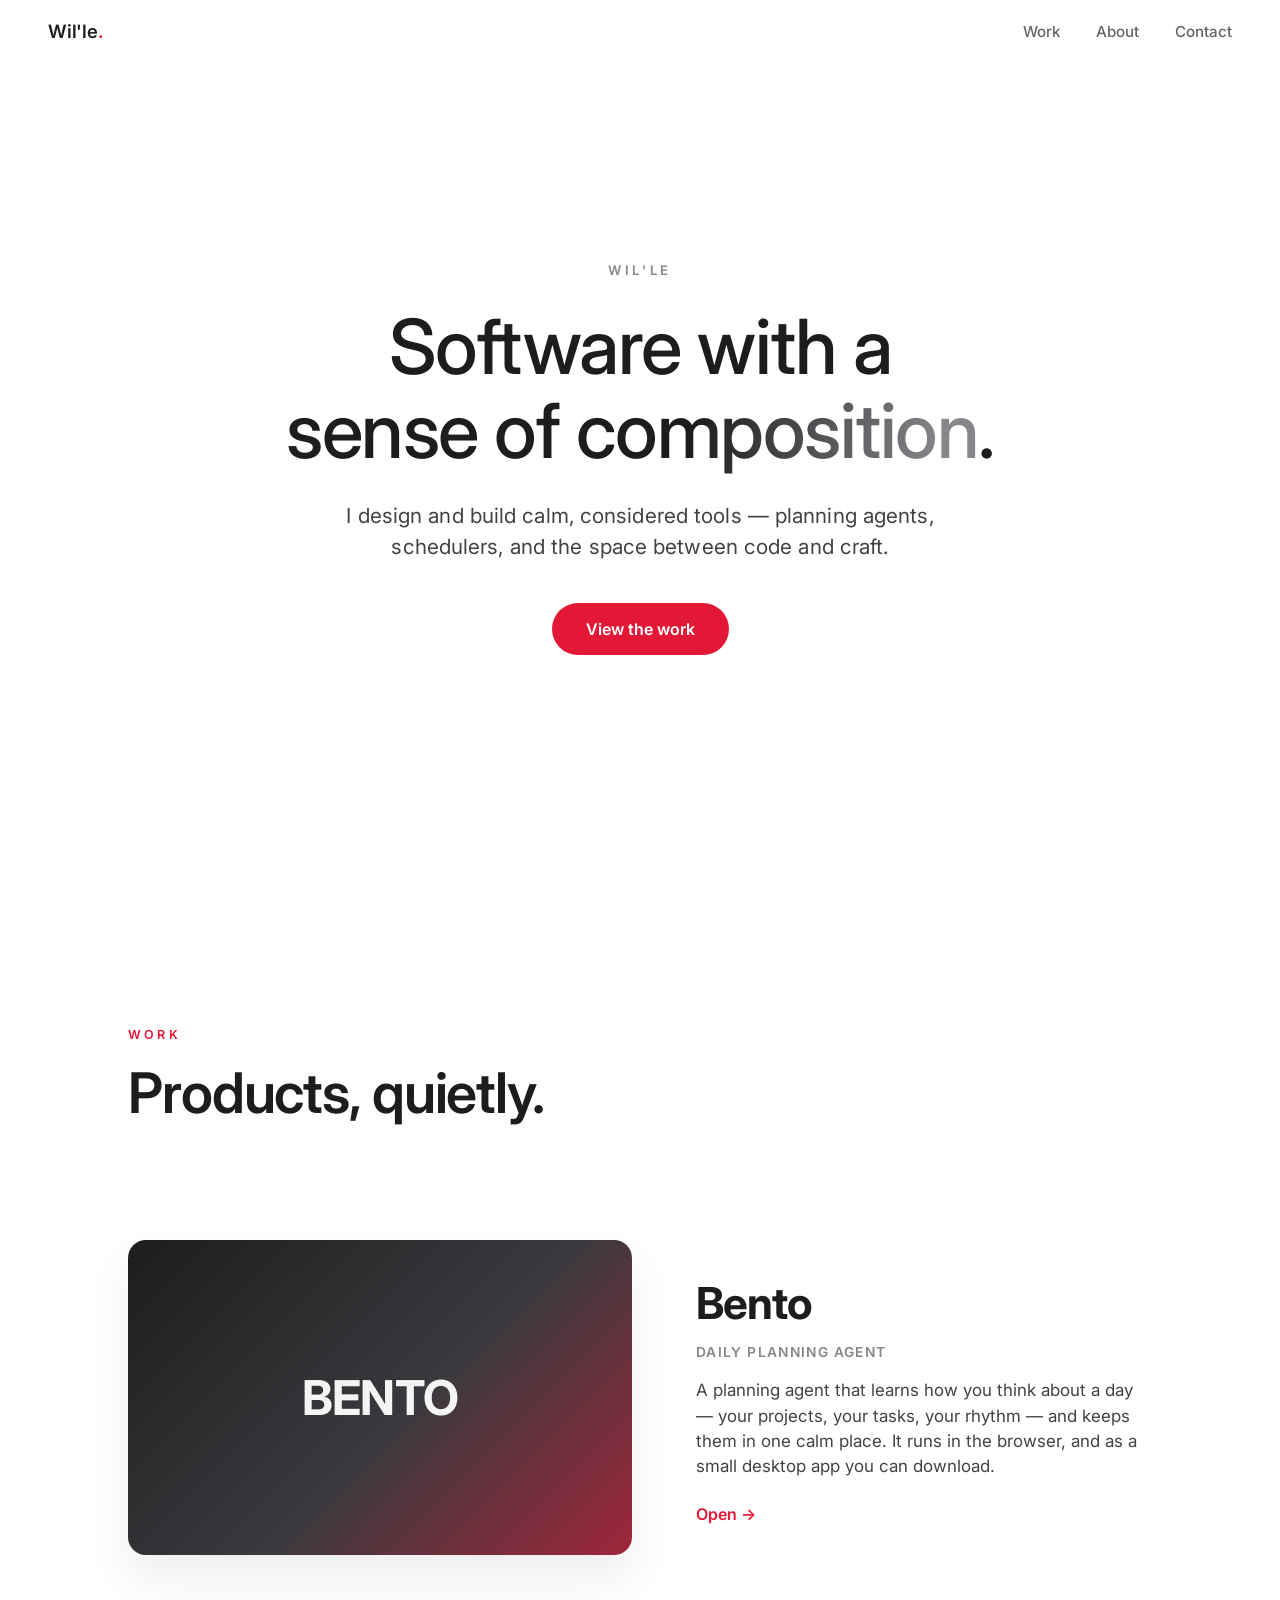
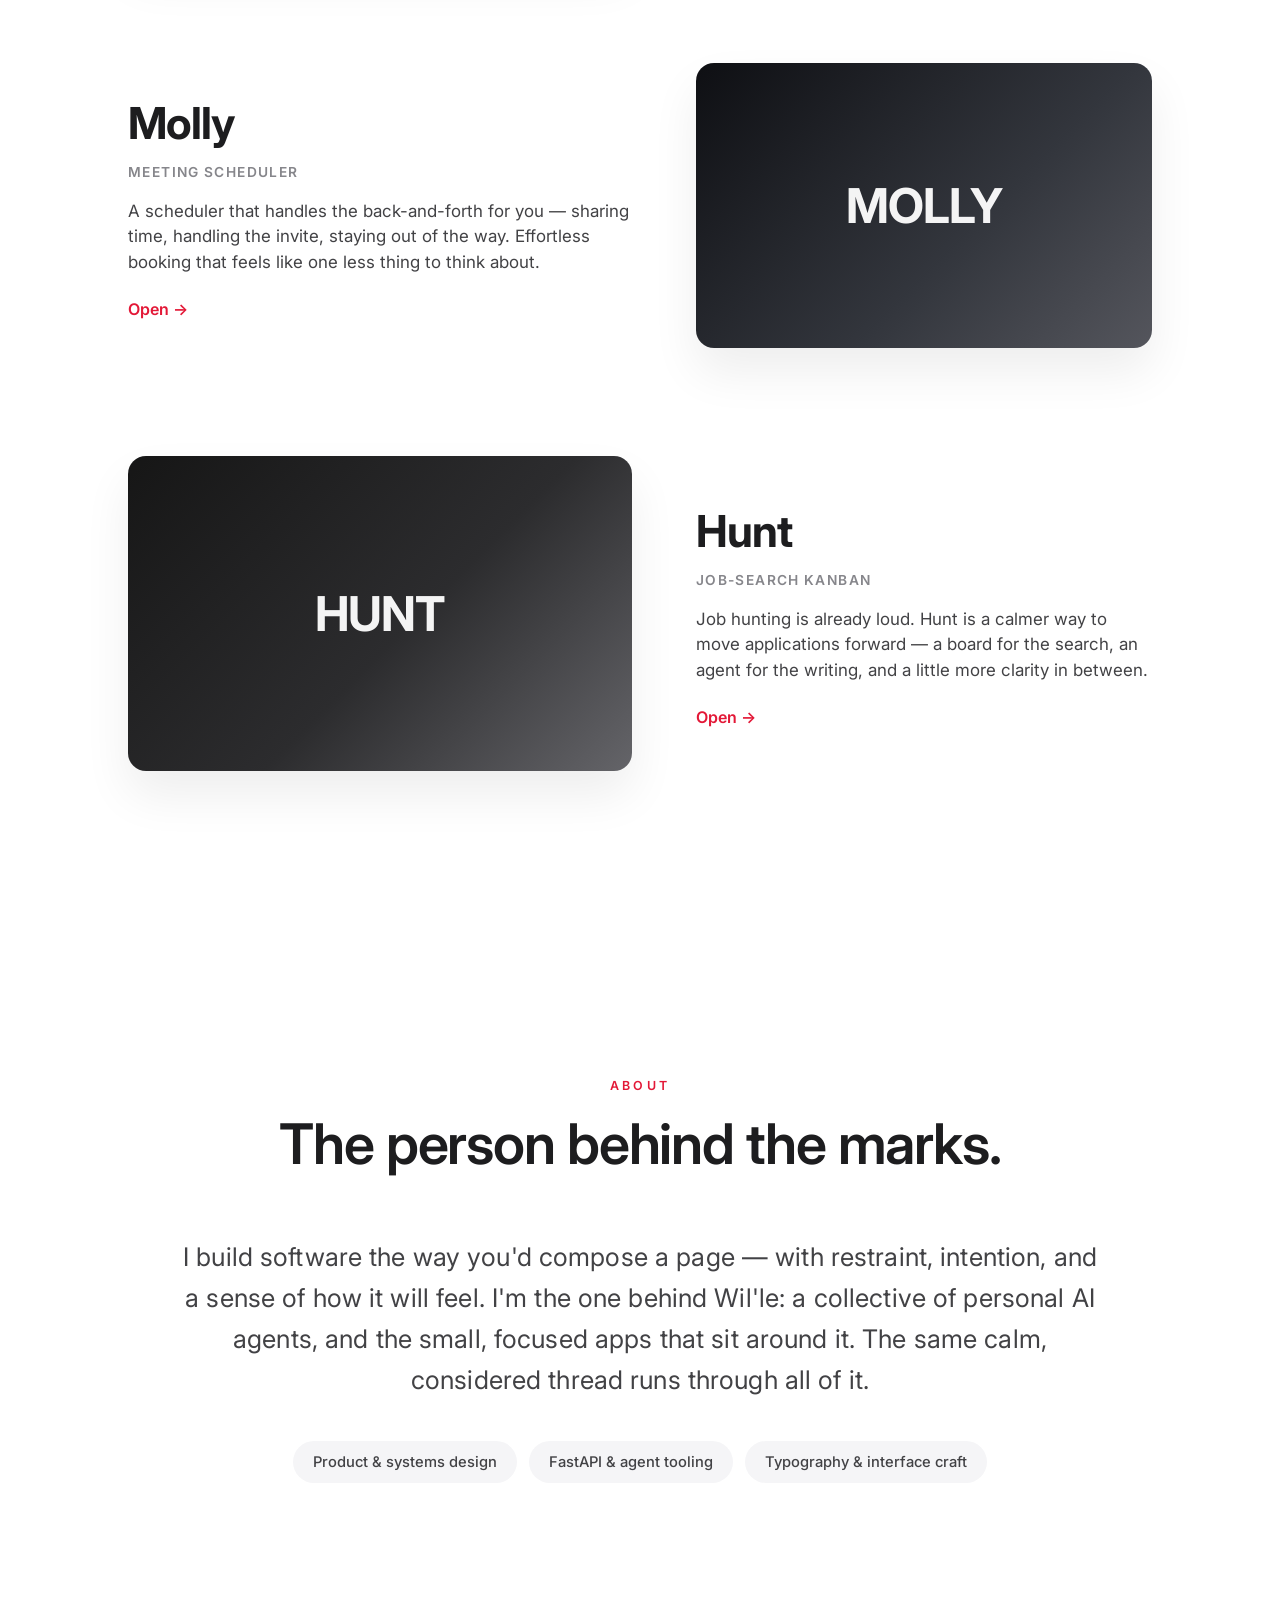
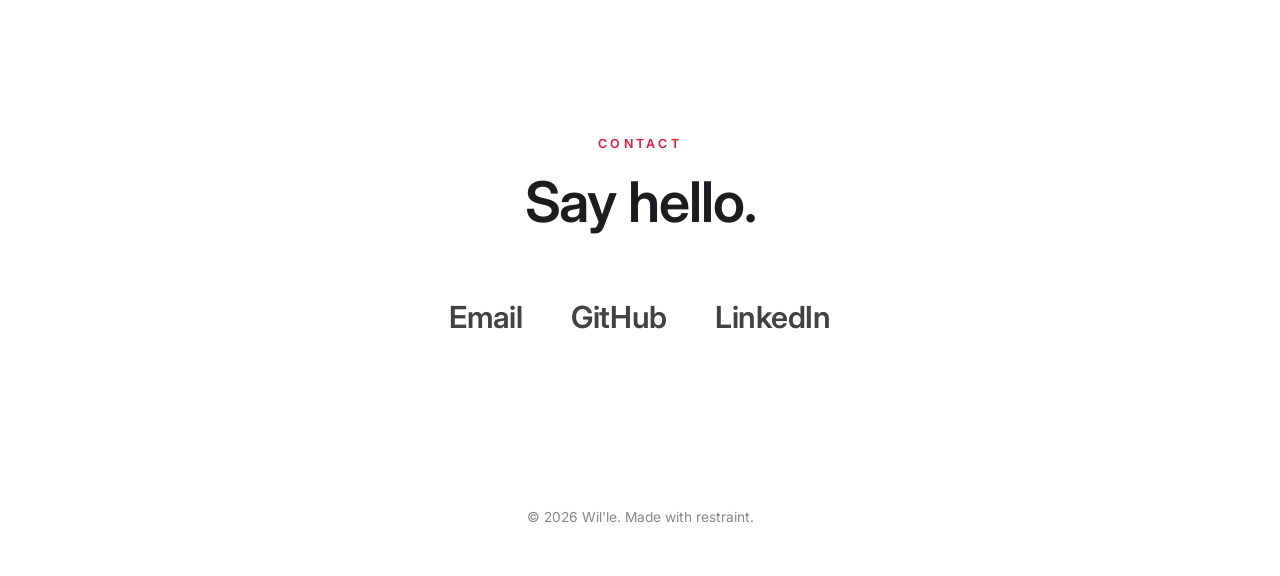
<file: index.html>
<!DOCTYPE html>
<html lang="en">
<head>
<meta charset="UTF-8">
<meta name="viewport" content="width=device-width, initial-scale=1.0">
<meta name="description" content="Wil'le — a portfolio of software, systems and hand-made things.">
<title>Wil'le — Portfolio</title>
<link rel="preconnect" href="https://fonts.googleapis.com">
<link rel="preconnect" href="https://fonts.gstatic.com" crossorigin>
<link href="https://fonts.googleapis.com/css2?family=Inter:wght@400;500;600;700&display=swap" rel="stylesheet">
<link rel="stylesheet" href="css/styles.css">
</head>
<body>

<nav class="nav" id="nav">
  <a class="nav-brand" href="#top">Wil'le<span>.</span></a>
  <div class="nav-links">
    <a href="#work">Work</a>
    <a href="#about">About</a>
    <a href="#contact">Contact</a>
  </div>
</nav>

<header class="hero" id="top">
  <p class="hero-overline">Wil'le</p>
  <h1 class="hero-title">Software with a<br>sense of <em>composition</em>.</h1>
  <p class="hero-sub">I design and build calm, considered tools — planning agents,
  schedulers, and the space between code and craft.</p>
  <a class="hero-cta" href="#work">View the work</a>
</header>

<main>

  <!-- ── Work ───────────────────────────────────────────── -->
  <section class="section work" id="work">
    <p class="section-overline">Work</p>
    <h2 class="section-title">Products, quietly.</h2>

    <article class="project reveal">
      <a class="project-visual tile-bento" href="https://github.com/foundergraph/planner">
        <span class="tile-name">Bento</span>
      </a>
      <div class="project-body">
        <h3 class="project-title">Bento</h3>
        <p class="project-tag">Daily planning agent</p>
        <p class="project-desc">A planning agent that learns how you think about a day —
        your projects, your tasks, your rhythm — and keeps them in one calm place.
        It runs in the browser, and as a small desktop app you can download.</p>
        <a class="project-link" href="https://github.com/foundergraph/planner">Open →</a>
      </div>
    </article>

    <article class="project project-reverse reveal">
      <a class="project-visual tile-molly" href="#work">
        <span class="tile-name">Molly</span>
      </a>
      <div class="project-body">
        <h3 class="project-title">Molly</h3>
        <p class="project-tag">Meeting scheduler</p>
        <p class="project-desc">A scheduler that handles the back-and-forth for you —
        sharing time, handling the invite, staying out of the way. Effortless
        booking that feels like one less thing to think about.</p>
        <a class="project-link" href="#work">Open →</a>
      </div>
    </article>

    <article class="project reveal">
      <a class="project-visual tile-hunt" href="https://github.com/foundergraph/jobhunt">
        <span class="tile-name">Hunt</span>
      </a>
      <div class="project-body">
        <h3 class="project-title">Hunt</h3>
        <p class="project-tag">Job-search kanban</p>
        <p class="project-desc">Job hunting is already loud. Hunt is a calmer way to
        move applications forward — a board for the search, an agent for the
        writing, and a little more clarity in between.</p>
        <a class="project-link" href="https://github.com/foundergraph/jobhunt">Open →</a>
      </div>
    </article>
  </section>

  <!-- ── About ───────────────────────────────────────────── -->
  <section class="section about" id="about">
    <p class="section-overline">About</p>
    <h2 class="section-title">The person behind the marks.</h2>
    <p class="about-body reveal">
      I build software the way you'd compose a page — with restraint, intention,
      and a sense of how it will feel. I'm the one behind Wil'le: a collective of
      personal AI agents, and the small, focused apps that sit around it. The same
      calm, considered thread runs through all of it.
    </p>
    <p class="about-skills reveal">
      <span>Product &amp; systems design</span>
      <span>FastAPI &amp; agent tooling</span>
      <span>Typography &amp; interface craft</span>
    </p>
  </section>

  <!-- ── Contact ─────────────────────────────────────────── -->
  <section class="section contact" id="contact">
    <p class="section-overline">Contact</p>
    <h2 class="section-title">Say hello.</h2>
    <div class="contact-links">
      <a href="mailto:hello@wille.dev">Email</a>
      <a href="https://github.com/foundergraph" target="_blank" rel="noopener">GitHub</a>
      <a href="https://www.linkedin.com/" target="_blank" rel="noopener">LinkedIn</a>
    </div>
  </section>

</main>

<footer class="footer">
  <p>© <span id="year">2026</span> Wil'le. Made with restraint.</p>
</footer>

<script src="js/main.js"></script>
</body>
</html>
</file>
<file: css/styles.css>
/* ── Wil'le portfolio — Apple-minimal design system ─────────────────────── */

:root{
  /* Monochrome, like apple.com */
  --ink:#1d1d1f;
  --ink-2:#424245;
  --muted:#86868b;
  --ground:#ffffff;
  --soft:#f5f5f7;              /* Apple's light section grey */

  /* Wil'le signature red — used sparingly, as a mark */
  --accent:#E31837;

  --radius:18px;
  --radius-sm:12px;
  --shadow:0 24px 48px rgba(0,0,0,.07);
  --shadow-sm:0 10px 24px rgba(0,0,0,.05);

  --nav-h:64px;
  --maxw:1120px;

  --font:-apple-system, BlinkMacSystemFont, "SF Pro Display", "SF Pro Text",
         Inter, "Segoe UI", system-ui, sans-serif;
}

*{ margin:0; padding:0; box-sizing:border-box; }

html{
  scroll-behavior:smooth;
  scroll-padding-top:calc(var(--nav-h) + 8px);   /* offset anchors under fixed nav */
}

body{
  background:var(--ground);
  color:var(--ink);
  font-family:var(--font);
  -webkit-font-smoothing:antialiased;
  text-rendering:optimizeLegibility;
  line-height:1.5;
}

a{ color:inherit; text-decoration:none; }

/* ── Fixed translucent nav ─────────────────────────────────────────────── */
.nav{
  position:fixed; inset:0 0 auto 0;
  height:var(--nav-h);
  display:flex; align-items:center; justify-content:space-between;
  padding:0 clamp(20px, 5vw, 48px);
  z-index:50;
  color:var(--ink-2);
  transition:background .3s ease, backdrop-filter .3s ease, box-shadow .3s ease;
  background:transparent;
}
.nav.scrolled{
  background:rgba(255,255,255,.72);
  -webkit-backdrop-filter:saturate(180%) blur(20px);
  backdrop-filter:saturate(180%) blur(20px);
  box-shadow:0 1px 0 rgba(0,0,0,.04);
}
.nav-brand{
  font-size:1.15rem; font-weight:600; letter-spacing:-.01em; color:var(--ink);
}
.nav-brand span{ color:var(--accent); }
.nav-links{
  display:flex; gap:clamp(18px, 3vw, 36px);
  font-size:.95rem; font-weight:500;
}
.nav-links a{ opacity:.82; transition:opacity .2s ease; }
.nav-links a:hover{ opacity:1; }

/* ── Hero ──────────────────────────────────────────────────────────────── */
.hero{
  min-height:100vh;
  min-height:100svh;
  display:flex; flex-direction:column; align-items:center; justify-content:center;
  text-align:center;
  padding:calc(var(--nav-h) + 24px) 24px 72px;
}
.hero-overline{
  font-size:.82rem; font-weight:600; letter-spacing:.28em; text-transform:uppercase;
  color:var(--muted); margin-bottom:24px;
}
.hero-title{
  font-size:clamp(34px, 6vw, 76px);
  font-weight:500;
  letter-spacing:-.02em;
  line-height:1.1;
  max-width:22ch;
}
.hero-title em{
  font-style:normal;
  background:linear-gradient(100deg, var(--ink) 30%, var(--muted) 90%);
  -webkit-background-clip:text; background-clip:text; -webkit-text-fill-color:transparent;
}
.hero-sub{
  margin-top:28px;
  max-width:46ch;
  font-size:clamp(1.05rem, 2vw, 1.3rem);
  color:var(--ink-2);
  letter-spacing:.005em;
}
.hero-cta{
  margin-top:40px;
  padding:14px 34px;
  border-radius:980px;                 /* Apple's pill */
  background:var(--accent); color:#fff;
  font-weight:600; font-size:1rem;
  transition:transform .2s ease, box-shadow .2s ease;
}
.hero-cta:hover{ transform:translateY(-2px); box-shadow:var(--shadow-sm); }

/* ── Sections ─────────────────────────────────────────────────────────── */
.section{
  max-width:var(--maxw);
  margin:0 auto;
  padding:clamp(90px, 14vh, 160px) clamp(20px, 5vw, 48px);
}
.section-overline{
  font-size:.78rem; font-weight:600; letter-spacing:.26em; text-transform:uppercase;
  color:var(--accent); margin-bottom:18px;
}
.section-title{
  font-size:clamp(30px, 5vw, 56px);
  font-weight:600; letter-spacing:-.02em; line-height:1.08;
  margin-bottom:clamp(36px, 7vh, 72px);
  max-width:22ch;
}
/* ── Work: Apple product rows ──────────────────────────────────────────── */
.project{
  display:grid;
  grid-template-columns:1.05fr .95fr;
  gap:clamp(28px, 5vw, 72px);
  align-items:center;
  padding:clamp(32px, 6vh, 64px) 0;
}
.project-reverse .project-visual{ order:2; }
.project-reverse .project-body{ order:1; }

.project-visual{
  display:flex; align-items:center; justify-content:center;
  aspect-ratio:16/10;
  border-radius:var(--radius);
  color:#fff;
  box-shadow:var(--shadow);
  transition:transform .4s cubic-bezier(.22,1,.36,1), box-shadow .4s ease;
  overflow:hidden;
}
.project-visual:hover{ transform:translateY(-6px); box-shadow:var(--shadow); }
.tile-name{
  font-size:clamp(28px, 4vw, 48px);
  font-weight:700; letter-spacing:-.02em; text-transform:uppercase; opacity:.95;
}
.tile-bento{ background:linear-gradient(135deg,#1d1d1f 0%,#3a3a3e 55%,#E31837 130%); }
.tile-molly{ background:linear-gradient(135deg,#0e0f13 0%,#33363d 60%,#6d6d74 130%); }
.tile-hunt { background:linear-gradient(135deg,#161616 0%,#2c2c2e 55%,#8a8a90 130%); }

.project-body{ max-width:52ch; }
.project-title{ font-size:clamp(28px, 4vw, 44px); font-weight:700; letter-spacing:-.02em; }
.project-tag{
  margin-top:6px; font-size:.86rem; font-weight:600; letter-spacing:.1em;
  text-transform:uppercase; color:var(--muted);
}
.project-desc{ margin-top:16px; color:var(--ink-2); font-size:1.06rem; }
.project-link{
  display:inline-block; margin-top:22px; color:var(--accent);
  font-weight:600; font-size:1rem;
}
.project-link:hover{ text-decoration:underline; text-underline-offset:4px; }

/* ── About ─────────────────────────────────────────────────────────────── */
.about{ text-align:center; }
.about .section-title{ margin-left:auto; margin-right:auto; }
.about-body{
  max-width:58ch; margin:0 auto;
  font-size:clamp(1.2rem, 2.4vw, 1.6rem);
  color:var(--ink-2); letter-spacing:.005em; line-height:1.6;
}
.about-skills{
  margin-top:40px;
  display:flex; flex-wrap:wrap; gap:12px; justify-content:center;
}
.about-skills span{
  padding:10px 20px;
  border-radius:980px;
  background:var(--soft);
  font-size:.92rem; font-weight:500; color:var(--ink-2);
}

/* ── Contact ───────────────────────────────────────────────────────────── */
.contact{ text-align:center; }
.contact .section-title{ margin-left:auto; margin-right:auto; }
.contact-links{
  display:flex; flex-wrap:wrap; gap:clamp(24px, 5vw, 48px); justify-content:center;
  margin-top:8px;
}
.contact-links a{
  font-size:clamp(1.3rem, 3vw, 1.9rem); font-weight:600; letter-spacing:-.01em;
  color:var(--ink-2);
  transition:color .2s ease;
}
.contact-links a:hover{ color:var(--accent); }

/* ── Footer ────────────────────────────────────────────────────────────── */
.footer{
  text-align:center;
  padding:40px 24px 48px;
  color:var(--muted);
  font-size:.86rem;
}

/* ── Scroll reveal (only when JS active & motion allowed) ──────────────── */
html.js .reveal{
  opacity:0;
  transform:translateY(24px);
  transition:opacity .9s cubic-bezier(.22,1,.36,1), transform .9s cubic-bezier(.22,1,.36,1);
  transition-delay:var(--reveal-delay, 0s);
}
html.js .reveal.is-visible{
  opacity:1;
  transform:none;
}

/* ── Responsive ────────────────────────────────────────────────────────── */
@media (max-width: 860px){
  .project{ grid-template-columns:1fr; }
  .project-reverse .project-visual{ order:0; }
  .project-reverse .project-body{ order:1; }
  .nav-links{ gap:18px; font-size:.9rem; }
}
@media (max-width: 520px){
  .nav-brand{ font-size:1.05rem; }
}

/* ── Reduced motion ────────────────────────────────────────────────────── */
@media (prefers-reduced-motion: reduce){
  html{ scroll-behavior:auto; }
  html.js .reveal{ opacity:1; transform:none; transition:none; }
  .hero-cta, .project-visual{ transition:none; }
}
</file>
